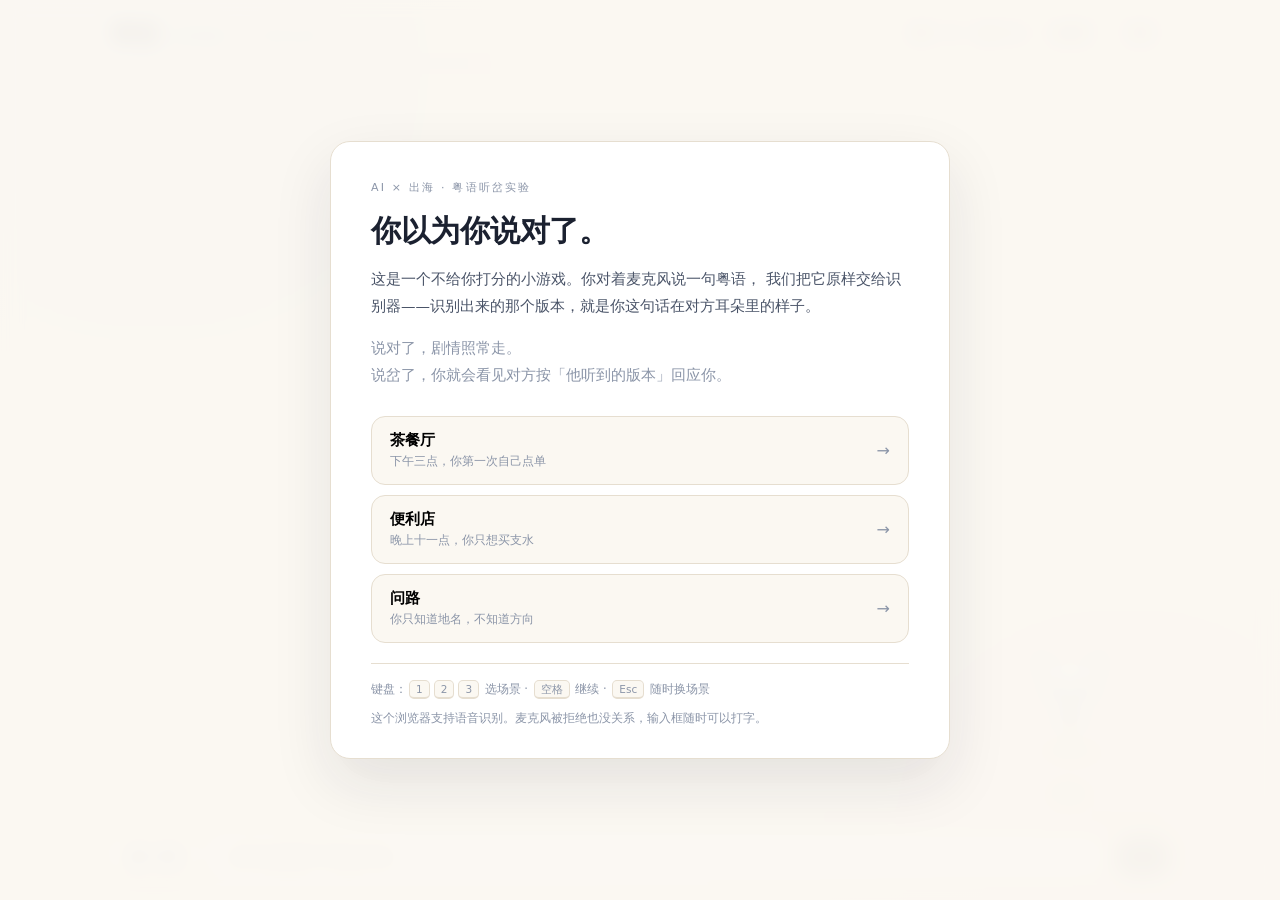
<file: index.html>
<!DOCTYPE html>
<html lang="zh-CN">
<head>
<meta charset="UTF-8">
<meta name="viewport" content="width=device-width, initial-scale=1, viewport-fit=cover">
<meta name="theme-color" content="#fbf8f2">
<meta name="color-scheme" content="light">
<title>听岔 · 你以为你说对了</title>
<link rel="icon" href="data:image/svg+xml,%3Csvg xmlns='http://www.w3.org/2000/svg' viewBox='0 0 32 32'%3E%3Ctext y='26' font-size='26'%3E%F0%9F%A6%8A%3C/text%3E%3C/svg%3E">
<link rel="stylesheet" href="./css/style.css">
<!-- 提前并行拉取模块图，避免 main.js -> 5 个子模块的瀑布式解析 -->
<link rel="modulepreload" href="./js/engine.js">
<link rel="modulepreload" href="./js/matcher.js">
<link rel="modulepreload" href="./js/lookshan.js">
<link rel="modulepreload" href="./js/asr.js">
<link rel="modulepreload" href="./js/api.js">
</head>
<body>

<div id="app">

  <header class="hud">
    <div class="brand">
      <span class="logo">听岔</span>
      <span class="tag">知乎黑客松 · S3 湾区共创季</span>
    </div>
    <div class="hud-right">
      <span class="stat" id="stat-scene">场景 —/3</span>
      <span class="stat" id="stat-miss">说岔 0 次</span>
      <button class="ghost" id="btn-scenes" type="button" title="随时退出当前场景并切换（Esc）">换场景</button>
      <button class="ghost" id="btn-restart" type="button">重来</button>
    </div>
  </header>

  <main class="stage">
    <section class="chat-wrap">
      <div class="chat" id="chat" aria-live="polite"></div>
    </section>

    <aside class="kanzan" id="kanzan">
      <div class="kanzan-art" id="kanzan-art" data-state="idle">
        <!-- 占位形象：设计交付后换成 <img src="./assets/kanzan/idle.png"> -->
        <svg viewBox="0 0 120 130" width="120" height="130" aria-label="刘看山占位形象">
          <ellipse cx="60" cy="118" rx="30" ry="6" fill="rgba(20,26,40,.08)"/>
          <path d="M28 46 L24 16 L48 32 Z" fill="#eef2f8" stroke="#c9d3e2" stroke-width="2" stroke-linejoin="round"/>
          <path d="M92 46 L96 16 L72 32 Z" fill="#eef2f8" stroke="#c9d3e2" stroke-width="2" stroke-linejoin="round"/>
          <ellipse cx="60" cy="62" rx="34" ry="32" fill="#fbfcfe" stroke="#c9d3e2" stroke-width="2"/>
          <ellipse cx="47" cy="58" rx="3.6" ry="4.6" fill="#1b2130"/>
          <ellipse cx="73" cy="58" rx="3.6" ry="4.6" fill="#1b2130"/>
          <ellipse cx="60" cy="74" rx="4.4" ry="3.4" fill="#1b2130"/>
          <path d="M52 86 q8 6 16 0" stroke="#1b2130" stroke-width="2" fill="none" stroke-linecap="round"/>
          <circle cx="36" cy="72" r="4.6" fill="#ffd9de" opacity=".85"/>
          <circle cx="84" cy="72" r="4.6" fill="#ffd9de" opacity=".85"/>
          <g class="report-card" opacity="0">
            <rect x="44" y="96" width="34" height="24" rx="3" fill="#fff" stroke="#c9d3e2" stroke-width="2"/>
            <line x1="50" y1="104" x2="72" y2="104" stroke="#c9d3e2" stroke-width="2"/>
            <line x1="50" y1="110" x2="66" y2="110" stroke="#c9d3e2" stroke-width="2"/>
          </g>
        </svg>
      </div>
      <div class="kanzan-bubble" id="kanzan-bubble" data-empty="true"></div>
      <div class="kanzan-name">刘看山</div>
    </aside>
  </main>

  <footer class="composer" id="composer">
    <button class="mic" id="btn-mic" type="button" title="按住说话">
      <svg viewBox="0 0 24 24" width="20" height="20" aria-hidden="true">
        <path d="M12 15a3 3 0 0 0 3-3V6a3 3 0 0 0-6 0v6a3 3 0 0 0 3 3z" fill="currentColor"/>
        <path d="M6 11a6 6 0 0 0 12 0M12 17v4" stroke="currentColor" stroke-width="2" fill="none" stroke-linecap="round"/>
      </svg>
      <span id="mic-label">说话</span>
    </button>
    <input id="input-text" type="text" placeholder="也可以直接打字说这句话…" autocomplete="off" spellcheck="false">
    <button class="send" id="btn-send" type="button" disabled>说</button>
    <div class="composer-hint" id="input-hint"></div>
  </footer>

</div>

<!-- 开始页 -->
<div class="overlay" id="start-screen">
  <div class="panel">
    <div class="panel-eyebrow">AI × 出海 · 粤语听岔实验</div>
    <h1>你以为你说对了。</h1>
    <p class="lede">
      这是一个不给你打分的小游戏。你对着麦克风说一句粤语，
      我们把它原样交给识别器——识别出来的那个版本，就是你这句话在对方耳朵里的样子。
    </p>
    <p class="lede dim">
      说对了，剧情照常走。<br>
      说岔了，你就会看见对方按「他听到的版本」回应你。
    </p>
    <div class="scene-picker" id="scene-picker" aria-busy="true">
      <!-- 骨架：数据到位前先占位，避免开始页出现一块空白跳动 -->
      <div class="scene-card skeleton"><span class="bar w60"></span><span class="bar w30"></span></div>
      <div class="scene-card skeleton"><span class="bar w40"></span><span class="bar w55"></span></div>
      <div class="scene-card skeleton"><span class="bar w50"></span><span class="bar w35"></span></div>
    </div>
    <div class="panel-foot">
      <span class="kbd-note">键盘：<kbd>1</kbd><kbd>2</kbd><kbd>3</kbd> 选场景 · <kbd>空格</kbd> 继续 · <kbd>Esc</kbd> 随时换场景</span>
      <span id="capability-note"></span>
    </div>
  </div>
</div>

<!-- 结局报告 -->
<div class="overlay hidden" id="report-screen">
  <div class="panel report-panel">
    <div class="panel-eyebrow">听岔报告</div>
    <h2 id="report-title">这一局你岔了 <em>0</em> 次</h2>
    <div class="pairs" id="report-pairs"></div>

    <section class="block">
      <h3>刘看山把这局看完了</h3>
      <div class="explain" id="report-explain">生成中…</div>
      <div class="src-tag" id="report-explain-src"></div>
    </section>

    <section class="block">
      <h3>这事儿不止你一个</h3>
      <div class="stories" id="report-stories"></div>
      <div class="src-tag" id="report-stories-src"></div>
    </section>

    <div class="panel-actions">
      <button class="primary" id="btn-again" type="button">再来一局</button>
      <button class="ghost" id="btn-share" type="button">复制分享文案</button>
    </div>
  </div>
</div>

<!-- 场景切换：对话进行中随时退出当前场景 -->
<div class="overlay hidden" id="scene-menu">
  <div class="panel scene-menu-panel">
    <div class="panel-eyebrow">切换场景</div>
    <h2>现在在「<span id="menu-current">—</span>」</h2>
    <p class="lede dim">
      换场景不会清空这一局已经记下的说岔，报告仍按整局统计。<br>
      切回同一个场景会接着刚才停下的那一步继续。
    </p>
    <div class="scene-picker" id="scene-menu-list"></div>
    <div class="panel-actions">
      <button class="primary" id="btn-menu-close" type="button">回到当前场景</button>
      <button class="ghost" id="btn-menu-home" type="button">退出到开始页</button>
    </div>
  </div>
</div>

<!-- 启动失败兜底面板：默认隐藏，由经典脚本显示 -->
<div class="overlay boot-error" id="boot-error" hidden>
  <div class="panel">
    <div class="panel-eyebrow">启动失败</div>
    <h1 data-when="file">需要通过本地服务器打开</h1>
    <h1 data-when="module">应用脚本没能启动</h1>

    <p class="lede" data-when="file">
      你大概是直接双击了 <code>index.html</code>。浏览器出于安全策略，不允许 <code>file://</code> 页面加载 ES 模块，
      所以 <code>js/main.js</code> 一行都没执行——页面上的文字是静态 HTML，场景卡片自然是空的。
    </p>
    <p class="lede" data-when="module">
      模块已被请求，但没有跑起来。常见原因是静态资源路径配错、服务器没返回正确的
      <code>application/javascript</code> MIME 类型，或者脚本 404。
    </p>

    <pre class="code" id="boot-detail"></pre>

    <div class="fix">
      <div class="fix-step">
        <span class="n">1</span>
        <div>
          <b>最快：双击项目根目录的 <code>start.bat</code></b>
          <div class="sub">自动起服务并打开 http://localhost:8000</div>
        </div>
      </div>
      <div class="fix-step">
        <span class="n">2</span>
        <div>
          <b>或者手动起一个静态服务器</b>
          <pre class="code">cd /d "D:\tingcha"
python -m http.server 8000</pre>
          <div class="sub">然后访问 http://localhost:8000/index.html</div>
        </div>
      </div>
    </div>

    <p class="panel-foot">
      顺带一句：浏览器只在 <code>localhost</code> 或 <code>https</code> 下才给麦克风权限，
      所以这个项目本来就不能靠双击打开——语音那一半会直接不可用。
    </p>
  </div>
</div>

<script type="module" src="./js/main.js" onerror="window.__bootFail__ && window.__bootFail__('module-load')"></script>

<!-- 启动守护：必须是经典脚本。file:// 下模块脚本会被 CORS 拦掉，
     此时 main.js 一行都不会执行，只能靠这里兜住，否则就是静默白屏。 -->
<script>
(function () {
  var shown = false;

  function show(reason, detail) {
    if (shown) return;
    shown = true;
    var box = document.getElementById('boot-error');
    if (!box) return;
    box.hidden = false;
    var isFile = reason === 'file';
    Array.prototype.forEach.call(box.querySelectorAll('[data-when="file"]'), function (el) { el.hidden = !isFile; });
    Array.prototype.forEach.call(box.querySelectorAll('[data-when="module"]'), function (el) { el.hidden = isFile; });
    if (detail) box.querySelector('#boot-detail').textContent = detail;
    document.getElementById('start-screen').classList.add('hidden');
  }
  window.__bootFail__ = show;

  var isFile = location.protocol === 'file:';
  if (isFile) {
    show('file', 'file:// 下浏览器拒绝加载 ES 模块（origin 为 null）。');
  } else {
    // http 下也要兜住：路径配错、MIME 不对、脚本 404 时同样会白屏
    setTimeout(function () {
      if (!window.__BOOT_OK__) show('module', '模块已请求，但 5 秒内未完成启动。');
    }, 5000);
  }

  // 任何未捕获异常都不许静默，直接打到界面上（演示时最怕白屏没人知道为什么）
  window.addEventListener('error', function (e) {
    if (e && e.target && e.target.tagName === 'SCRIPT') return;
    console.error('[听岔] 未捕获异常', e.error || e.message);
  });
})();
</script>
</body>
</html>
</file>
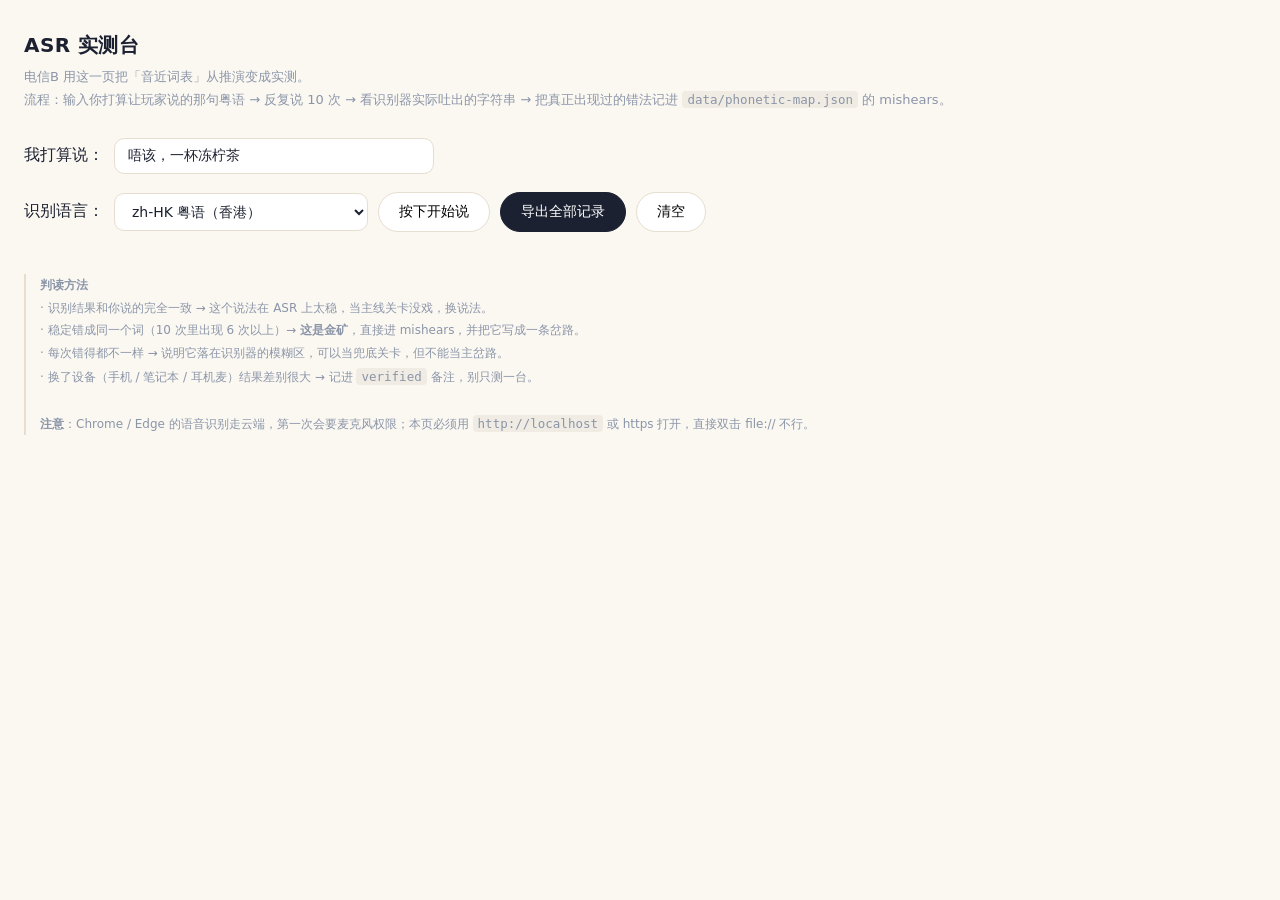
<file: tools/asr-test.html>
<!DOCTYPE html>
<html lang="zh-CN">
<head>
<meta charset="UTF-8">
<meta name="viewport" content="width=device-width, initial-scale=1">
<title>ASR 实测台 · 听岔</title>
<style>
  :root { --ink:#1b2130; --line:#e6ded0; --paper:#fbf8f2; --accent:#0b6cff; --warn:#d4622a; }
  * { box-sizing: border-box; }
  body { margin:0; padding:32px 24px 80px; background:var(--paper); color:var(--ink);
         font-family:"Noto Sans SC","PingFang SC","Microsoft YaHei",system-ui,sans-serif; }
  h1 { font-size:20px; margin:0 0 6px; letter-spacing:.02em; }
  .sub { font-size:13px; color:#8b95a8; margin-bottom:26px; line-height:1.8; }
  .row { display:flex; gap:10px; align-items:center; flex-wrap:wrap; margin-bottom:18px; }
  select, button, input { font-family:inherit; font-size:14px; }
  select, input[type=text] { border:1px solid var(--line); background:#fff; border-radius:10px; padding:9px 13px; color:var(--ink); }
  input[type=text] { width:320px; }
  button { border:1px solid var(--line); background:#fff; border-radius:999px; padding:10px 20px; cursor:pointer; transition:.15s; }
  button:hover { border-color:#8b95a8; }
  button.rec { background:var(--warn); border-color:var(--warn); color:#fff; }
  button.primary { background:var(--ink); color:#fff; border-color:var(--ink); }
  .log { display:flex; flex-direction:column; gap:9px; margin-top:8px; }
  .item { border:1px solid var(--line); background:#fff; border-radius:12px; padding:13px 16px; }
  .item .meta { font-size:11px; color:#8b95a8; margin-bottom:7px; display:flex; gap:12px; flex-wrap:wrap; }
  .item .main { font-size:17px; line-height:1.6; font-weight:600; }
  .item .main.hit { color:var(--warn); }
  .item .alts { margin-top:8px; font-size:12.5px; color:#4a5468; line-height:1.8; }
  .item .verdict { margin-top:9px; padding-top:9px; border-top:1px dashed var(--line); font-size:12.5px; }
  .tip { font-size:12px; color:#8b95a8; line-height:1.9; margin-top:24px; border-left:2px solid var(--line); padding-left:14px; }
  code { background:#f0ece3; padding:1px 5px; border-radius:4px; font-size:12.5px; }
</style>
</head>
<body>

<h1>ASR 实测台</h1>
<div class="sub">
  电信B 用这一页把「音近词表」从推演变成实测。<br>
  流程：输入你打算让玩家说的那句粤语 → 反复说 10 次 → 看识别器实际吐出的字符串 → 把真正出现过的错法记进 <code>data/phonetic-map.json</code> 的 mishears。
</div>

<div class="row">
  <label>我打算说：</label>
  <input type="text" id="target" placeholder="例：唔该，一杯冻柠茶" value="唔该，一杯冻柠茶">
</div>

<div class="row">
  <label>识别语言：</label>
  <select id="lang">
    <option value="zh-HK">zh-HK 粤语（香港）</option>
    <option value="yue-Hant-HK">yue-Hant-HK 粤语（备用写法）</option>
    <option value="zh-CN">zh-CN 普通话（对照组）</option>
  </select>
  <button id="btn-rec">按下开始说</button>
  <button id="btn-export" class="primary">导出全部记录</button>
  <button id="btn-clear">清空</button>
  <span id="status" style="font-size:12.5px;color:#8b95a8"></span>
</div>

<div class="log" id="log"></div>

<div class="tip">
  <b>判读方法</b><br>
  · 识别结果和你说的完全一致 → 这个说法在 ASR 上太稳，当主线关卡没戏，换说法。<br>
  · 稳定错成同一个词（10 次里出现 6 次以上）→ <b>这是金矿</b>，直接进 mishears，并把它写成一条岔路。<br>
  · 每次错得都不一样 → 说明它落在识别器的模糊区，可以当兜底关卡，但不能当主岔路。<br>
  · 换了设备（手机 / 笔记本 / 耳机麦）结果差别很大 → 记进 <code>verified</code> 备注，别只测一台。<br><br>
  <b>注意</b>：Chrome / Edge 的语音识别走云端，第一次会要麦克风权限；本页必须用 <code>http://localhost</code> 或 https 打开，直接双击 file:// 不行。
</div>

<script>
const $ = (id) => document.getElementById(id);
const SR = window.SpeechRecognition || window.webkitSpeechRecognition;
let rec = null, recording = false, records = [];

if (!SR) {
  $('status').textContent = '这个浏览器不支持语音识别，请换 Chrome / Edge。';
  $('btn-rec').disabled = true;
}

function startRec() {
  if (!SR) return;
  rec = new SR();
  rec.lang = $('lang').value;
  rec.interimResults = false;
  rec.continuous = false;
  rec.maxAlternatives = 5;

  const started = performance.now();
  rec.onresult = (e) => {
    const r = e.results[0];
    const alts = [];
    for (let i = 0; i < r.length; i++) alts.push({ text: r[i].transcript, conf: +(r[i].confidence || 0).toFixed(3) });
    addRecord(alts, Math.round(performance.now() - started));
  };
  rec.onerror = (e) => { setStatus('出错：' + e.error); endUI(); };
  rec.onend = endUI;

  try { rec.start(); recording = true; setStatus('听着…'); $('btn-rec').classList.add('rec'); $('btn-rec').textContent = '说完点这里停'; }
  catch { setStatus('启动失败'); }
}

function endUI() {
  recording = false;
  $('btn-rec').classList.remove('rec');
  $('btn-rec').textContent = '按下开始说';
  setStatus('');
}

function setStatus(t) { $('status').textContent = t; }

function addRecord(alts, ms) {
  const target = $('target').value.trim();
  const best = alts[0]?.text || '';
  const exact = best.replace(/[\s，。！？、,.!?]/g, '') === target.replace(/[\s，。！？、,.!?]/g, '');
  records.push({ target, lang: rec.lang, best, alts, ms, exact, at: new Date().toISOString() });

  const d = document.createElement('div');
  d.className = 'item';
  const miss = [];
  d.innerHTML = `
    <div class="meta">
      <span>${new Date().toLocaleTimeString()}</span>
      <span>lang=${rec.lang}</span>
      <span>${ms}ms</span>
      <span>${alts.length} 个候选</span>
    </div>
    <div class="main ${exact ? '' : 'hit'}">${escapeHtml(best) || '（空）'}</div>
    <div class="alts">${alts.slice(1).map((a, i) => `${i + 2}. ${escapeHtml(a.text)} <span style="color:#8b95a8">(${a.conf})</span>`).join('<br>') || '没有其他候选'}</div>
    <div class="verdict">相对于「${escapeHtml(target)}」：${exact ? '✓ 一模一样（这个说法太稳，当主线没戏）' : '✗ 说岔了 —— 把这行抄进 phonetic-map.json'}</div>`;
  $('log').prepend(d);
}

$('btn-rec').addEventListener('click', () => {
  if (recording) { try { rec.stop(); } catch {} return; }
  startRec();
});

$('btn-export').addEventListener('click', async () => {
  const text = JSON.stringify(records, null, 2);
  try { await navigator.clipboard.writeText(text); setStatus('已复制 ' + records.length + ' 条到剪贴板'); }
  catch { console.log(text); setStatus('复制失败，记录已打到控制台'); }
});

$('btn-clear').addEventListener('click', () => { records = []; $('log').innerHTML = ''; setStatus('已清空'); });

function escapeHtml(s) {
  return String(s ?? '').replace(/[&<>"']/g, (c) => ({ '&': '&amp;', '<': '&lt;', '>': '&gt;', '"': '&quot;', "'": '&#39;' }[c]));
}
</script>
</body>
</html>
</file>
<file: css/style.css>
:root {
  --ink: #1b2130;
  --ink-2: #4a5468;
  --ink-3: #8b95a8;
  --paper: #fbf8f2;
  --paper-2: #ffffff;
  --line: #e6ded0;
  --accent: #0b6cff;
  --accent-soft: #e8f0ff;
  --warn: #d4622a;
  --radius: 14px;
  --shadow: 0 1px 2px rgba(27, 33, 48, .04), 0 8px 24px rgba(27, 33, 48, .06);
  --font: "Noto Sans SC", "PingFang SC", "Microsoft YaHei", system-ui, -apple-system, sans-serif;
}

* { box-sizing: border-box; }

html, body {
  margin: 0;
  height: 100%;
  background: var(--paper);
  color: var(--ink);
  font-family: var(--font);
  -webkit-font-smoothing: antialiased;
}

body {
  background-image:
    radial-gradient(circle at 12% 8%, rgba(11, 108, 255, .06), transparent 42%),
    radial-gradient(circle at 88% 92%, rgba(212, 98, 42, .05), transparent 40%);
}

#app {
  height: 100%;
  height: 100dvh; /* 手机浏览器地址栏收起/键盘弹出时，100% 会把输入栏顶出屏幕 */
  display: grid;
  grid-template-rows: auto 1fr auto;
  max-width: 1100px;
  margin: 0 auto;
  padding: 0 20px;
}

/* ---------- HUD ---------- */
.hud {
  display: flex;
  align-items: center;
  justify-content: space-between;
  padding: 18px 4px 14px;
  border-bottom: 1px solid var(--line);
}
.brand { display: flex; align-items: baseline; gap: 10px; }
.logo {
  font-size: 20px;
  font-weight: 700;
  letter-spacing: .16em;
  color: var(--ink);
}
.tag {
  font-size: 11px;
  color: var(--ink-3);
  letter-spacing: .08em;
}
.hud-right { display: flex; align-items: center; gap: 14px; }
.stat {
  font-size: 12px;
  color: var(--ink-2);
  font-variant-numeric: tabular-nums;
}
.stat b { color: var(--warn); font-weight: 600; }

button { font-family: inherit; cursor: pointer; }
.ghost {
  border: 1px solid var(--line);
  background: transparent;
  color: var(--ink-2);
  font-size: 12px;
  padding: 6px 12px;
  border-radius: 999px;
  transition: .18s;
}
.ghost:hover { border-color: var(--ink-3); color: var(--ink); }

/* ---------- 舞台 ---------- */
.stage {
  display: grid;
  grid-template-columns: 1fr 200px;
  gap: 28px;
  min-height: 0;
  padding: 22px 0 8px;
}
.chat-wrap {
  min-height: 0;
  overflow-y: auto;
  scrollbar-width: thin;
  display: flex;
  flex-direction: column;
}
.chat {
  display: flex;
  flex-direction: column;
  gap: 14px;
  padding-bottom: 24px;
  margin-top: auto; /* 对话贴着底部生长，像真的聊天窗 */
}

/* 对话气泡 */
.msg {
  max-width: 78%;
  animation: rise .28s cubic-bezier(.22, 1, .36, 1) both;
}
.msg .who {
  font-size: 11px;
  color: var(--ink-3);
  margin-bottom: 6px;
  letter-spacing: .04em;
}
.msg .bubble {
  background: var(--paper-2);
  border: 1px solid var(--line);
  border-radius: var(--radius);
  border-top-left-radius: 4px;
  padding: 13px 16px;
  font-size: 15px;
  line-height: 1.85;
  white-space: pre-wrap;
  box-shadow: var(--shadow);
}
.msg.me { align-self: flex-end; }
.msg.me .who { text-align: right; }
.msg.me .bubble {
  background: var(--accent);
  border-color: var(--accent);
  color: #fff;
  border-radius: var(--radius);
  border-top-right-radius: 4px;
}
.msg.narrator .bubble {
  background: transparent;
  border: none;
  box-shadow: none;
  border-left: 2px solid var(--line);
  border-radius: 0;
  padding: 2px 0 2px 16px;
  color: var(--ink-2);
  font-size: 14.5px;
}
/* 刘看山在主线里说话：比旁白重，比 NPC 轻 */
.msg.kanzan .who { color: var(--accent); }
.msg.kanzan .bubble {
  background: var(--accent-soft);
  border-color: #d3e2ff;
  color: #14324f;
  font-size: 14.5px;
  line-height: 1.95;
}

.ghost.continue {
  font-size: 12.5px;
  padding: 8px 16px;
  background: var(--paper-2);
  box-shadow: var(--shadow);
}
.ghost.continue:focus-visible {
  outline: 2px solid var(--accent);
  outline-offset: 2px;
}

/* 键盘提示 */
kbd {
  display: inline-block;
  font-family: inherit;
  font-size: 10.5px;
  line-height: 1;
  color: var(--ink-3);
  background: var(--paper);
  border: 1px solid var(--line);
  border-bottom-width: 2px;
  border-radius: 5px;
  padding: 3px 6px;
}
.ghost.continue kbd { margin-left: 9px; }
.kbd-note {
  display: block;
  margin-bottom: 8px;
  line-height: 2;
}
.kbd-note kbd { margin: 0 2px; }

.msg.heard .bubble {
  background: #fff5ed;
  border-color: #f2d5bf;
  color: #8a4520;
}
.msg .note {
  margin-top: 7px;
  font-size: 11.5px;
  color: var(--ink-3);
  letter-spacing: .02em;
}
.msg.me .note { text-align: right; }

@keyframes rise {
  from { opacity: 0; transform: translateY(8px); }
  to { opacity: 1; transform: none; }
}

/* ---------- 刘看山 ---------- */
.kanzan {
  display: flex;
  flex-direction: column;
  justify-content: flex-end; /* 站在对话框旁边、靠下，不是站在页头 */
  align-items: center;
  gap: 10px;
  align-self: stretch;
  padding-bottom: 12px;
}
.kanzan-art {
  width: 120px;
  transition: transform .38s cubic-bezier(.34, 1.56, .64, 1);
  transform-origin: 50% 90%;
}
.kanzan-art[data-state="headtilt"] { transform: rotate(-13deg) translateY(-2px); }
.kanzan-art[data-state="explain"] { transform: translateY(-3px) scale(1.04); }
.kanzan-art[data-state="report"] { transform: none; }
.kanzan-art[data-state="report"] .report-card { opacity: 1; transition: opacity .3s; }
.kanzan-art.bounce { animation: tilt-bounce .7s ease; }
@keyframes tilt-bounce {
  0% { transform: rotate(0) }
  35% { transform: rotate(-16deg) translateY(-4px) }
  60% { transform: rotate(-9deg) }
  100% { transform: rotate(-13deg) translateY(-2px) }
}

.kanzan-bubble {
  min-height: 0;
  width: 100%;
  font-size: 13px;
  line-height: 1.75;
  white-space: pre-line;
  color: var(--ink-2);
  text-align: center;
  padding: 0 4px;
  transition: .2s;
}
.kanzan-bubble[data-empty="true"] { opacity: 0; }
.kanzan-bubble.pop { animation: pop .26s ease; }
@keyframes pop { from { opacity: .3; transform: translateY(4px); } to { opacity: 1; transform: none; } }
.kanzan-name {
  font-size: 10.5px;
  letter-spacing: .18em;
  color: var(--ink-3);
}

/* ---------- 输入区 ---------- */
.composer {
  position: relative;
  display: flex;
  align-items: center;
  gap: 10px;
  padding: 14px 0 22px;
  border-top: 1px solid var(--line);
}
.composer[data-mode="idle"] { opacity: .45; pointer-events: none; }

.mic {
  display: inline-flex;
  align-items: center;
  gap: 7px;
  border: 1px solid var(--line);
  background: var(--paper-2);
  color: var(--ink);
  padding: 10px 16px;
  border-radius: 999px;
  font-size: 13.5px;
  transition: .18s;
  box-shadow: var(--shadow);
}
.mic:hover { border-color: var(--ink-3); }
.mic.recording {
  background: var(--warn);
  border-color: var(--warn);
  color: #fff;
  animation: pulse 1.4s infinite;
}
@keyframes pulse {
  0%, 100% { box-shadow: 0 0 0 0 rgba(212, 98, 42, .35); }
  50% { box-shadow: 0 0 0 9px rgba(212, 98, 42, 0); }
}
.mic:disabled { opacity: .4; cursor: not-allowed; }

#input-text {
  flex: 1;
  min-width: 0;
  border: 1px solid var(--line);
  background: var(--paper-2);
  border-radius: 999px;
  padding: 11px 18px;
  font-size: 15px;
  font-family: inherit;
  color: var(--ink);
  outline: none;
  transition: .18s;
}
#input-text:focus { border-color: var(--accent); box-shadow: 0 0 0 3px var(--accent-soft); }

.send {
  border: none;
  background: var(--ink);
  color: #fff;
  padding: 11px 20px;
  border-radius: 999px;
  font-size: 13.5px;
  transition: .18s;
}
.send:disabled { opacity: .25; cursor: not-allowed; }
.send:not(:disabled):hover { background: var(--accent); }

.composer-hint {
  position: absolute;
  left: 0;
  bottom: 4px;
  font-size: 11.5px;
  color: var(--ink-3);
  letter-spacing: .02em;
}
.composer-hint.warn { color: var(--warn); }

/* ---------- 浮层 ---------- */
.overlay {
  position: fixed;
  inset: 0;
  background: rgba(251, 248, 242, .92);
  backdrop-filter: blur(10px);
  display: grid;
  place-items: center;
  padding: 24px;
  z-index: 20;
  overflow-y: auto;
}
.overlay.hidden { display: none; }

.panel {
  width: 100%;
  max-width: 620px;
  background: var(--paper-2);
  border: 1px solid var(--line);
  border-radius: 20px;
  padding: 38px 40px 30px;
  box-shadow: 0 24px 60px rgba(27, 33, 48, .10);
  animation: rise .42s cubic-bezier(.22, 1, .36, 1) both;
}
.panel-eyebrow {
  font-size: 11px;
  letter-spacing: .2em;
  color: var(--ink-3);
  margin-bottom: 16px;
}
.panel h1 {
  font-size: 30px;
  line-height: 1.3;
  margin: 0 0 16px;
  letter-spacing: -.01em;
}
.panel h2 { font-size: 22px; margin: 0 0 22px; }
.panel h2 em { font-style: normal; color: var(--warn); font-size: 28px; }
.panel h3 {
  font-size: 12px;
  letter-spacing: .14em;
  color: var(--ink-3);
  font-weight: 500;
  margin: 0 0 12px;
}
.lede {
  font-size: 14.5px;
  line-height: 1.9;
  color: var(--ink-2);
  margin: 0 0 14px;
}
.lede.dim { color: var(--ink-3); }

.scene-picker {
  display: grid;
  gap: 10px;
  margin: 26px 0 20px;
}
.scene-card {
  display: flex;
  align-items: center;
  justify-content: space-between;
  gap: 14px;
  text-align: left;
  border: 1px solid var(--line);
  background: var(--paper);
  border-radius: var(--radius);
  padding: 14px 18px;
  transition: .18s;
}
.scene-card:hover {
  border-color: var(--accent);
  background: var(--accent-soft);
  transform: translateX(2px);
}
.scene-card:focus-visible {
  outline: 2px solid var(--accent);
  outline-offset: 2px;
}
.scene-card .t { font-size: 15px; font-weight: 600; }
.scene-card .s { font-size: 12px; color: var(--ink-3); margin-top: 3px; }
.scene-card .arrow { color: var(--ink-3); font-size: 16px; }

/* 换场景面板里，当前所在的那一条 */
.scene-card.current {
  border-color: var(--accent);
  background: var(--accent-soft);
  cursor: default;
}
.scene-card.current:hover { transform: none; }
.scene-card.current .arrow {
  color: var(--accent);
  font-size: 11.5px;
  letter-spacing: .08em;
}

.scene-menu-panel { max-width: 520px; }
.scene-menu-panel h2 { font-size: 19px; margin-bottom: 12px; }
.scene-menu-panel h2 span { color: var(--accent); }
.scene-menu-panel .scene-picker { margin: 18px 0; }

.panel-foot {
  border-top: 1px solid var(--line);
  padding-top: 14px;
  font-size: 11.5px;
  color: var(--ink-3);
  line-height: 1.7;
}

/* ---------- 报告 ---------- */
.report-panel { max-width: 660px; }
.pairs { display: grid; gap: 10px; margin-bottom: 26px; }
.pair {
  border: 1px solid var(--line);
  border-radius: 12px;
  padding: 13px 16px;
  background: var(--paper);
}
.pair .row {
  display: grid;
  grid-template-columns: 68px 1fr;
  gap: 10px;
  font-size: 14px;
  line-height: 1.7;
  align-items: baseline;
}
.pair .k {
  font-size: 10.5px;
  letter-spacing: .1em;
  color: var(--ink-3);
  white-space: nowrap;
}
.pair .v { color: var(--ink); }
.pair .v.bad { color: var(--warn); font-weight: 600; }
.pair .why {
  margin-top: 8px;
  padding-top: 8px;
  border-top: 1px dashed var(--line);
  font-size: 12.5px;
  line-height: 1.8;
  color: var(--ink-2);
}
.pair.empty {
  border-style: dashed;
  color: var(--ink-3);
  font-size: 13.5px;
  text-align: center;
  padding: 20px;
}

.block { margin-bottom: 26px; }
.explain {
  font-size: 14px;
  line-height: 1.95;
  color: var(--ink-2);
  white-space: pre-wrap;
  border-left: 2px solid var(--accent);
  padding-left: 16px;
}
.src-tag {
  margin-top: 9px;
  font-size: 11px;
  color: var(--warn);
  line-height: 1.6;
}
.src-tag.live { color: var(--ink-3); }

.stories { display: grid; gap: 9px; }
.story {
  border: 1px solid var(--line);
  border-radius: 12px;
  padding: 12px 15px;
  background: var(--paper);
  font-size: 13.5px;
  line-height: 1.75;
}
.story .st { font-weight: 600; margin-bottom: 4px; }
.story .sx { color: var(--ink-2); font-size: 13px; }
.story a { color: var(--accent); text-decoration: none; font-size: 12px; }

.panel-actions { display: flex; gap: 10px; border-top: 1px solid var(--line); padding-top: 20px; }
.primary {
  border: none;
  background: var(--ink);
  color: #fff;
  padding: 11px 24px;
  border-radius: 999px;
  font-size: 13.5px;
  transition: .18s;
}
.primary:hover { background: var(--accent); }

/* ---------- 启动失败面板 ---------- */
[hidden] { display: none !important; }

.boot-error .panel { max-width: 640px; }
.boot-error code {
  background: #f0ece3;
  padding: 1px 5px;
  border-radius: 4px;
  font-size: .92em;
}
.code {
  margin: 12px 0 0;
  border: 1px solid var(--line);
  background: var(--paper);
  border-radius: 10px;
  padding: 12px 14px;
  font-size: 12.5px;
  line-height: 1.75;
  color: var(--ink-2);
  white-space: pre-wrap;
  word-break: break-all;
  font-family: "Cascadia Code", Consolas, "Courier New", monospace;
}
#boot-detail { color: var(--warn); margin-top: 4px; }
#boot-detail:empty { display: none; }
.fix { display: grid; gap: 14px; margin: 22px 0 6px; }
.fix-step { display: flex; gap: 12px; align-items: flex-start; font-size: 13.5px; line-height: 1.8; }
.fix-step .n {
  flex: none;
  width: 20px; height: 20px;
  border-radius: 50%;
  background: var(--ink);
  color: #fff;
  font-size: 11px;
  display: grid;
  place-items: center;
  margin-top: 3px;
}
.fix-step .sub { font-size: 12px; color: var(--ink-3); margin-top: 3px; }

/* ---------- 首屏骨架 ---------- */
.scene-card.skeleton {
  display: block;
  pointer-events: none;
  border-color: var(--line);
  background: var(--paper);
}
.scene-card.skeleton .bar {
  display: block;
  height: 10px;
  border-radius: 99px;
  background: linear-gradient(90deg, #eee8dd 25%, #f6f2ea 50%, #eee8dd 75%);
  background-size: 200% 100%;
  animation: shimmer 1.3s linear infinite;
}
.scene-card.skeleton .bar + .bar { margin-top: 9px; height: 8px; }
.w30 { width: 30%; } .w35 { width: 35%; } .w40 { width: 40%; }
.w50 { width: 50%; } .w55 { width: 55%; } .w60 { width: 60%; }
@keyframes shimmer {
  from { background-position: 200% 0; }
  to { background-position: -200% 0; }
}

/* ---------- 窄屏 ---------- */
@media (max-width: 720px) {
  #app { padding: 0 14px; }
  .stage { grid-template-columns: 1fr; gap: 0; }
  .kanzan {
    position: fixed;
    right: 10px;
    bottom: 92px;
    width: 96px;
    z-index: 5;
    pointer-events: none;
  }
  .kanzan-art { width: 82px; }
  .kanzan-bubble {
    background: rgba(255, 255, 255, .95);
    border: 1px solid var(--line);
    border-radius: 12px;
    padding: 8px 10px;
    font-size: 11.5px;
    box-shadow: var(--shadow);
  }
  .msg { max-width: 88%; }
  .panel { padding: 28px 22px 22px; }
  .panel h1 { font-size: 24px; }
  .tag { display: none; }
  /* HUD 多了一个「换场景」，窄屏要收紧，否则挤成两行 */
  .hud { padding: 14px 2px 12px; }
  .hud-right { gap: 8px; }
  .hud-right .stat { font-size: 11px; }
  .hud-right .ghost { padding: 5px 10px; font-size: 11.5px; }
  .kbd-note { display: none; } /* 手机上没有键盘，这行是噪音 */
}

/* 尊重系统「减少动态效果」设置 */
@media (prefers-reduced-motion: reduce) {
  *, *::before, *::after {
    animation-duration: .01ms !important;
    animation-iteration-count: 1 !important;
    transition-duration: .01ms !important;
    scroll-behavior: auto !important;
  }
}
</file>
